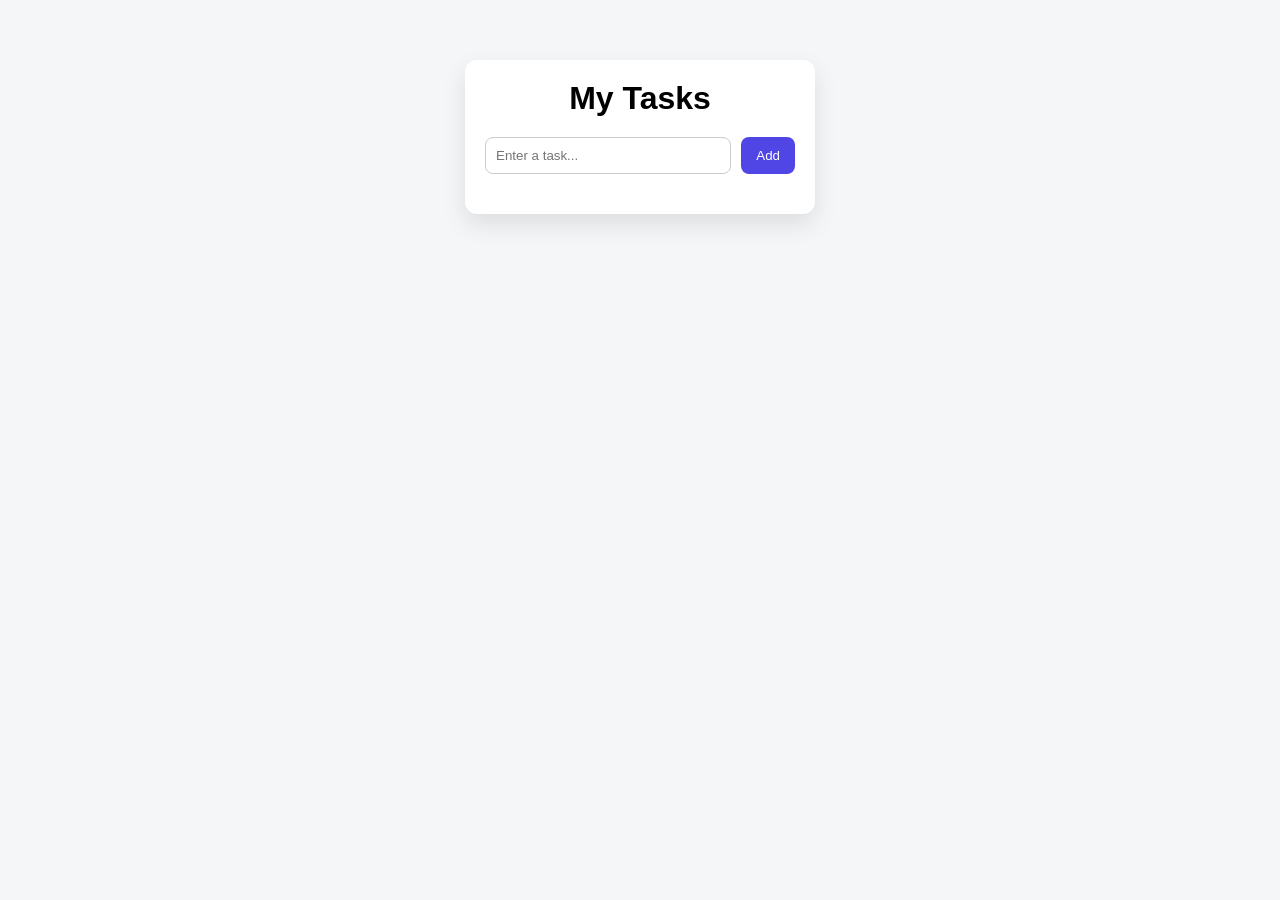
<file: index.html>
<!DOCTYPE html>
<html lang="en">
<head>
  <meta charset="UTF-8">
  <title>Task Manager</title>
    <style>
     * {
      box-sizing: border-box;
      margin: 0;
      padding: 0;
      font-family: Arial, sans-serif;
    }


body {
  background: #f4f6f8;
  display: flex;
  justify-content: center;
  align-items: flex-start;
  height: 100vh;
  padding-top: 60px;
}

.container {
  background: white;
  padding: 20px;
  border-radius: 12px;
  width: 350px;
  box-shadow: 0 10px 25px rgba(0,0,0,0.1);
}

h1 {
  text-align: center;
  margin-bottom: 20px;
}

.input-group {
  display: flex;
  gap: 10px;
  margin-bottom: 20px;
}

input {
  flex: 1;
  padding: 10px;
  border-radius: 8px;
  border: 1px solid #ccc;
  outline: none;
}

button {
  padding: 10px 15px;
  border: none;
  background: #4f46e5;
  color: white;
  border-radius: 8px;
  cursor: pointer;
  transition: 0.2s;
}

button:hover {
  background: #4338ca;
}

#taskdiv {
  display: flex;
  flex-direction: column;
  gap: 10px;
}

.task {
  display: flex;
  align-items: center;
  justify-content: space-between;
  background: #f9fafb;
  padding: 10px;
  border-radius: 8px;
  transition: 0.2s;
}

.task:hover {
  background: #eef2ff;
}

.task span {
  flex: 1;
  margin-left: 10px;
}

.completed span {
  text-decoration: line-through;
  color: gray;
}

.task button {
  background: #ef4444;
  padding: 5px 10px;
  font-size: 12px;
}

.task button:hover {
  background: #dc2626;
}

    </style>
</head>
<body>

  <div class="container">
    <h1>My Tasks</h1>

<div class="input-group">
  <input type="text" id="taskInput" placeholder="Enter a task...">
  <button onclick="addTask()">Add</button>
</div>

<div id="taskdiv"></div>

  </div>

</body>
<script>
 function addTask() {
      const taskInput = document.getElementById('taskInput');
      const taskText = taskInput.value.trim();
      if (taskText === '') return;

      const taskDiv = document.createElement('div');
      taskDiv.classList.add('task');

      const textSpan = document.createElement('span');
      textSpan.textContent = taskText;

      taskDiv.onclick = function() {
        this.classList.toggle('completed');
        Taskcheckbox.checked = this.classList.contains('completed');
      };

      deleteButton = document.createElement('button');
      deleteButton.textContent = 'Delete';
      deleteButton.type = 'button';

      deleteButton.onclick = function(e) {
        e.stopPropagation();
        this.parentElement.remove();
      };

      Taskcheckbox = document.createElement('input');
      Taskcheckbox.type = 'checkbox';

      Taskcheckbox.onclick = function(e) {
        e.stopPropagation();
        taskDiv.classList.toggle('completed');
        this.checked = taskDiv.classList.contains('completed');
      };

      taskDiv.appendChild(Taskcheckbox);
      taskDiv.appendChild(textSpan);
      taskDiv.appendChild(deleteButton);

      document.getElementById('taskdiv').appendChild(taskDiv);

      taskInput.value = '';
      taskInput.focus();
    }
</script>
</html>

</body>
</html>
</file>
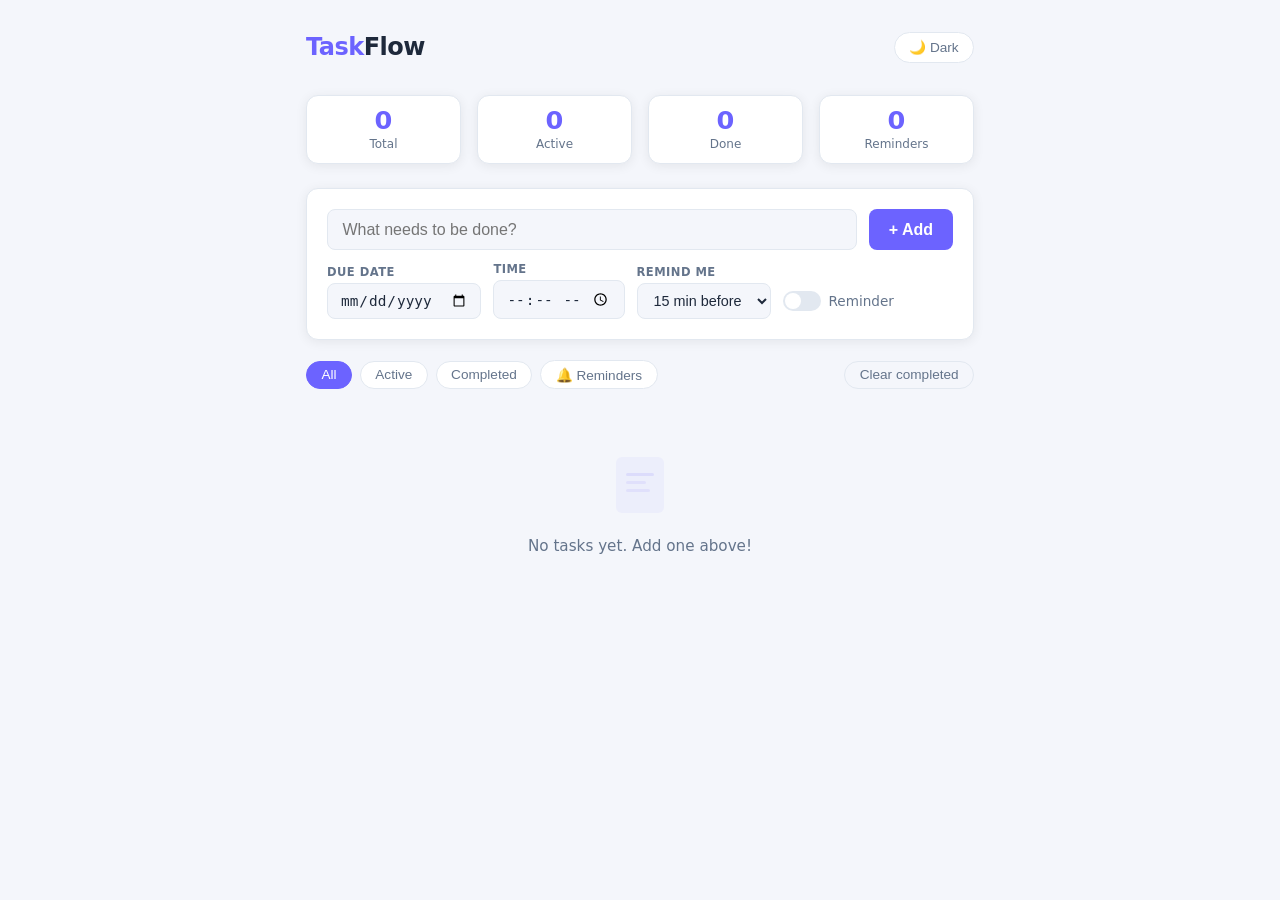
<file: Task-updated.html>
<!DOCTYPE html>
<html lang="en">
<head>
  <meta charset="UTF-8" />
  <meta name="viewport" content="width=device-width, initial-scale=1.0" />
  <title>TaskFlow — Task Manager </title>

  <!-- =====================================================
       STYLES
       ===================================================== -->
  <style>
    *, *::before, *::after { box-sizing: border-box; margin: 0; padding: 0; }

    :root {
      --bg:        #f4f6fb;
      --surface:   #ffffff;
      --border:    #e2e8f0;
      --accent:    #6c63ff;
      --accent-h:  #574fd6;
      --accent-lt: #ede9fe;
      --text:      #1e293b;
      --muted:     #64748b;
      --danger:    #ef4444;
      --danger-h:  #dc2626;
      --success:   #22c55e;
      --warn:      #f59e0b;
      --info:      #3b82f6;
      --radius:    12px;
      --shadow:    0 2px 12px rgba(0,0,0,.07);
      --transition: .2s ease;
    }
    body.dark {
      --bg:        #0f172a;
      --surface:   #1e293b;
      --border:    #334155;
      --accent:    #818cf8;
      --accent-h:  #6366f1;
      --accent-lt: #1e1b4b;
      --text:      #f1f5f9;
      --muted:     #94a3b8;
      --danger:    #f87171;
      --danger-h:  #ef4444;
      --success:   #4ade80;
      --warn:      #fbbf24;
      --info:      #60a5fa;
      --shadow:    0 2px 12px rgba(0,0,0,.35);
    }

    body {
      font-family: 'Segoe UI', system-ui, sans-serif;
      background: var(--bg);
      color: var(--text);
      min-height: 100vh;
      transition: background var(--transition), color var(--transition);
    }

    /* ── Layout ── */
    .container { max-width: 700px; margin: 0 auto; padding: 2rem 1rem 4rem; }

    /* ── Header ── */
    header {
      display: flex; align-items: center; justify-content: space-between;
      margin-bottom: 2rem;
    }
    .logo { font-size: 1.5rem; font-weight: 700; color: var(--accent); letter-spacing: -.5px; }
    .logo span { color: var(--text); }

    #darkToggle {
      background: var(--surface); border: 1.5px solid var(--border);
      border-radius: 99px; padding: .4rem .9rem; cursor: pointer;
      font-size: .85rem; color: var(--muted);
      transition: background var(--transition), color var(--transition);
    }
    #darkToggle:hover { background: var(--accent-lt); color: var(--accent); }

    /* ── Stats ── */
    .stats { display: flex; gap: 1rem; margin-bottom: 1.5rem; flex-wrap: wrap; }
    .stat-card {
      flex: 1; min-width: 80px; background: var(--surface);
      border: 1.5px solid var(--border); border-radius: var(--radius);
      padding: .75rem 1rem; text-align: center; box-shadow: var(--shadow);
      transition: background var(--transition);
    }
    .stat-card .num { font-size: 1.6rem; font-weight: 700; color: var(--accent); line-height: 1; }
    .stat-card .lbl { font-size: .75rem; color: var(--muted); margin-top: .25rem; }

    /* ── Input Card ── */
    .input-card {
      background: var(--surface); border: 1.5px solid var(--border);
      border-radius: var(--radius); padding: 1.25rem;
      box-shadow: var(--shadow); margin-bottom: 1.25rem;
      transition: background var(--transition);
    }

    /* Row 1 */
    .input-row-main { display: flex; gap: .75rem; margin-bottom: .75rem; }
    .input-row-main input {
      flex: 1; border: 1.5px solid var(--border); border-radius: 8px;
      padding: .65rem .9rem; font-size: 1rem; background: var(--bg);
      color: var(--text); outline: none; transition: border-color var(--transition);
    }
    .input-row-main input:focus { border-color: var(--accent); }

    #addBtn {
      background: var(--accent); color: #fff; border: none; border-radius: 8px;
      padding: .65rem 1.25rem; font-size: 1rem; font-weight: 600; cursor: pointer;
      white-space: nowrap; transition: background var(--transition), transform .1s;
    }
    #addBtn:hover  { background: var(--accent-h); }
    #addBtn:active { transform: scale(.97); }

    /* Row 2 */
    .input-row-meta { display: flex; gap: .75rem; flex-wrap: wrap; align-items: flex-end; }
    .meta-field { display: flex; flex-direction: column; gap: .25rem; }
    .meta-field label {
      font-size: .72rem; font-weight: 600; color: var(--muted);
      text-transform: uppercase; letter-spacing: .04em;
    }
    .meta-field input, .meta-field select {
      border: 1.5px solid var(--border); border-radius: 8px;
      padding: .5rem .75rem; font-size: .9rem; background: var(--bg);
      color: var(--text); outline: none; transition: border-color var(--transition);
    }
    .meta-field input:focus, .meta-field select:focus { border-color: var(--accent); }

    /* Reminder toggle pill */
    .reminder-toggle {
      display: flex; align-items: center; gap: .5rem;
      font-size: .85rem; color: var(--muted); cursor: pointer;
      user-select: none; padding-bottom: .5rem;
    }
    .reminder-toggle input[type="checkbox"] { display: none; }
    .toggle-pill {
      width: 38px; height: 20px; background: var(--border);
      border-radius: 99px; position: relative; transition: background var(--transition);
      flex-shrink: 0;
    }
    .toggle-pill::after {
      content: ''; position: absolute; top: 2px; left: 2px;
      width: 16px; height: 16px; border-radius: 50%; background: #fff;
      transition: transform var(--transition);
    }
    .reminder-toggle input:checked ~ .toggle-pill { background: var(--accent); }
    .reminder-toggle input:checked ~ .toggle-pill::after { transform: translateX(18px); }

    /* ── Permission Banner ── */
    #permBanner {
      display: none; background: #fef9c3; border: 1.5px solid #fde68a;
      border-radius: var(--radius); padding: .75rem 1rem; margin-bottom: 1rem;
      font-size: .88rem; color: #78350f; align-items: center; gap: .75rem;
    }
    body.dark #permBanner { background: #422006; border-color: #78350f; color: #fde68a; }
    #permBanner.show { display: flex; }
    #permBanner button {
      margin-left: auto; background: var(--warn); color: #fff; border: none;
      border-radius: 6px; padding: .3rem .75rem; cursor: pointer; font-size: .82rem;
      white-space: nowrap;
    }

    /* ── Filter Bar ── */
    .filter-bar {
      display: flex; gap: .5rem; margin-bottom: 1rem;
      flex-wrap: wrap; align-items: center;
    }
    .filter-bar button {
      border: 1.5px solid var(--border); background: var(--surface); color: var(--muted);
      border-radius: 99px; padding: .35rem .9rem; font-size: .85rem;
      cursor: pointer; transition: all var(--transition);
    }
    .filter-bar button.active, .filter-bar button:hover {
      background: var(--accent); border-color: var(--accent); color: #fff;
    }
    .filter-bar .spacer { flex: 1; }
    #clearDone {
      background: transparent; border: 1.5px solid var(--border); color: var(--muted);
      border-radius: 99px; padding: .35rem .9rem; font-size: .85rem;
      cursor: pointer; transition: all var(--transition);
    }
    #clearDone:hover { border-color: var(--danger); color: var(--danger); }

    /* ── Task List ── */
    #taskList { list-style: none; display: flex; flex-direction: column; gap: .6rem; }

    /* ── Empty State ── */
    .empty-state { text-align: center; padding: 3rem 1rem; color: var(--muted); font-size: .95rem; }
    .empty-state svg { margin-bottom: 1rem; opacity: .35; }

    /* ── Task Item ── */
    .task-item {
      background: var(--surface); border: 1.5px solid var(--border);
      border-radius: var(--radius); padding: .9rem 1rem;
      display: flex; align-items: flex-start; gap: .85rem;
      box-shadow: var(--shadow);
      transition: transform .15s, box-shadow .15s, border-color .15s, background var(--transition);
      animation: slideIn .2s ease;
    }
    @keyframes slideIn {
      from { opacity: 0; transform: translateY(-8px); }
      to   { opacity: 1; transform: translateY(0); }
    }
    .task-item:hover { transform: translateY(-2px); box-shadow: 0 6px 18px rgba(0,0,0,.1); }
    .task-item.completed { border-color: var(--success); opacity: .7; }
    .task-item.completed .task-text { text-decoration: line-through; color: var(--muted); }
    .task-item.has-reminder  { border-left: 3.5px solid var(--info); }
    .task-item.reminder-fired { border-left: 3.5px solid var(--warn); }

    /* Checkbox */
    .check-btn {
      width: 22px; height: 22px; min-width: 22px; border-radius: 50%;
      border: 2px solid var(--border); background: transparent; cursor: pointer;
      display: flex; align-items: center; justify-content: center;
      transition: all var(--transition); margin-top: 2px;
    }
    .check-btn:hover { border-color: var(--success); background: rgba(34,197,94,.1); }
    .task-item.completed .check-btn { background: var(--success); border-color: var(--success); }
    .check-btn svg { display: none; }
    .task-item.completed .check-btn svg { display: block; }

    /* Task body */
    .task-body { flex: 1; min-width: 0; }
    .task-text { font-size: .97rem; line-height: 1.4; word-break: break-word; }
    .task-meta { display: flex; align-items: center; gap: .45rem; margin-top: .4rem; flex-wrap: wrap; }

    /* Badges */
    .badge {
      font-size: .72rem; padding: .15rem .55rem; border-radius: 99px;
      font-weight: 600; display: inline-flex; align-items: center; gap: .2rem;
    }
    .badge-date           { background: var(--accent-lt); color: var(--accent); }
    .badge-date.overdue   { background: #fee2e2; color: var(--danger); }
    .badge-date.today     { background: #fef9c3; color: #92400e; }
    body.dark .badge-date.today { background: #422006; color: #fde68a; }
    .badge-time           { background: #dbeafe; color: #1d4ed8; }
    body.dark .badge-time { background: #1e3a5f; color: #93c5fd; }
    .badge-reminder       { background: #dcfce7; color: #15803d; }
    body.dark .badge-reminder { background: #14532d; color: #86efac; }
    .badge-reminder.fired { background: #fef9c3; color: #92400e; }
    body.dark .badge-reminder.fired { background: #422006; color: #fde68a; }

    /* Edit mode */
    .edit-input {
      border: 1.5px solid var(--accent); border-radius: 6px;
      padding: .35rem .6rem; font-size: .9rem;
      background: var(--bg); color: var(--text); outline: none;
    }
    .edit-row { display: flex; gap: .5rem; margin-top: .5rem; flex-wrap: wrap; align-items: center; }

    /* Action buttons */
    .task-actions { display: flex; gap: .4rem; margin-left: auto; }
    .icon-btn {
      background: transparent; border: none; cursor: pointer;
      border-radius: 6px; padding: .3rem .4rem; transition: background var(--transition);
    }
    .icon-btn:hover     { background: var(--bg); }
    .icon-btn.edit-btn  { color: var(--warn); }
    .icon-btn.del-btn   { color: var(--danger); }
    .icon-btn.save-btn  { color: var(--success); }

    /* ── Toast ── */
    #toast {
      position: fixed; bottom: 1.5rem; left: 50%;
      transform: translateX(-50%) translateY(80px);
      background: var(--text); color: var(--bg); border-radius: 99px;
      padding: .6rem 1.4rem; font-size: .9rem; font-weight: 500;
      box-shadow: 0 4px 20px rgba(0,0,0,.25); z-index: 9999;
      transition: transform .3s cubic-bezier(.34,1.56,.64,1);
      white-space: nowrap; pointer-events: none;
    }
    #toast.show { transform: translateX(-50%) translateY(0); }

    /* ── Responsive ── */
    @media (max-width: 520px) {
      .input-row-main { flex-wrap: wrap; }
      #addBtn { width: 100%; }
      .meta-field { flex: 1 1 calc(50% - .5rem); }
    }
  </style>
</head>

<body>
  <div class="container">

    <header>
      <div class="logo">Task<span>Flow</span></div>
      <button id="darkToggle" aria-label="Toggle dark mode">🌙 Dark</button>
    </header>

    <!-- Stats -->
    <div class="stats">
      <div class="stat-card"><div class="num" id="statTotal">0</div><div class="lbl">Total</div></div>
      <div class="stat-card"><div class="num" id="statActive">0</div><div class="lbl">Active</div></div>
      <div class="stat-card"><div class="num" id="statDone">0</div><div class="lbl">Done</div></div>
      <div class="stat-card"><div class="num" id="statReminders">0</div><div class="lbl">Reminders</div></div>
    </div>

    <!-- Notification permission banner -->
    <div id="permBanner">
      <span>🔔 Enable browser notifications to receive task reminders.</span>
      <button id="permBtn">Allow</button>
    </div>

    <!-- Add-task input -->
    <div class="input-card">
      <!-- Row 1: task text + add button -->
      <div class="input-row-main">
        <input type="text" id="taskInput" placeholder="What needs to be done?" maxlength="200" />
        <button id="addBtn">+ Add</button>
      </div>

      <!-- Row 2: date, time, remind-before, reminder toggle -->
      <div class="input-row-meta">
        <div class="meta-field">
          <label for="dueDate">Due date</label>
          <input type="date" id="dueDate" />
        </div>
        <div class="meta-field">
          <label for="dueTime">Time</label>
          <input type="time" id="dueTime" />
        </div>
        <div class="meta-field">
          <label for="remindBefore">Remind me</label>
          <select id="remindBefore">
            <option value="0">At due time</option>
            <option value="5">5 min before</option>
            <option value="10">10 min before</option>
            <option value="15" selected>15 min before</option>
            <option value="30">30 min before</option>
            <option value="60">1 hour before</option>
            <option value="1440">1 day before</option>
          </select>
        </div>
        <!-- Reminder on/off toggle -->
        <label class="reminder-toggle" title="Enable reminder for this task">
          <input type="checkbox" id="reminderOn" />
          <span class="toggle-pill"></span>
          Reminder
        </label>
      </div>
    </div>

    <!-- Filter bar -->
    <div class="filter-bar">
      <button class="active" data-filter="all">All</button>
      <button data-filter="active">Active</button>
      <button data-filter="completed">Completed</button>
      <button data-filter="reminders">🔔 Reminders</button>
      <span class="spacer"></span>
      <button id="clearDone">Clear completed</button>
    </div>

    <!-- Task list -->
    <ul id="taskList"></ul>

  </div>

  <!-- In-app toast -->
  <div id="toast"></div>

  <!-- =====================================================
       JAVASCRIPT
       ===================================================== -->
  <script>
    // ── State ────────────────────────────────────────────
    let tasks  = [];
    let filter = 'all';

    // Holds setTimeout handles keyed by task id, so we can cancel them
    const reminderTimers = {};

    // ── Persistence ──────────────────────────────────────
    function save() { localStorage.setItem('taskflow_tasks', JSON.stringify(tasks)); }
    function load() {
      const raw = localStorage.getItem('taskflow_tasks');
      tasks = raw ? JSON.parse(raw) : [];
    }

    // ── Utility helpers ───────────────────────────────────
    function uid()      { return Date.now().toString(36) + Math.random().toString(36).slice(2); }
    function todayStr() { return new Date().toISOString().split('T')[0]; }
    function escHtml(s) {
      return s.replace(/&/g,'&amp;').replace(/</g,'&lt;').replace(/>/g,'&gt;').replace(/"/g,'&quot;');
    }

    /** "Apr 8" from a YYYY-MM-DD string */
    function fmtDate(d) {
      if (!d) return '';
      const [y,m,day] = d.split('-').map(Number);
      return new Date(y, m-1, day).toLocaleDateString(undefined, { month:'short', day:'numeric' });
    }

    /** "3:00 PM" from a HH:MM string */
    function fmtTime(t) {
      if (!t) return '';
      const [h, m] = t.split(':').map(Number);
      const ampm   = h >= 12 ? 'PM' : 'AM';
      const hr     = h % 12 || 12;
      return `${hr}:${String(m).padStart(2,'0')} ${ampm}`;
    }

    /** CSS class for the date badge based on overdue / today / future */
    function dateBadgeClass(d) {
      if (!d) return '';
      if (d < todayStr()) return 'overdue';
      if (d === todayStr()) return 'today';
      return '';
    }

    /**
     * Calculate the exact moment a reminder should fire.
     * = due date+time minus the "remind before" offset in minutes.
     */
    function reminderFireTime(task) {
      if (!task.reminderOn || !task.due || !task.time) return null;
      const [y,mo,d]  = task.due.split('-').map(Number);
      const [h,mi]    = task.time.split(':').map(Number);
      const fireDate  = new Date(y, mo-1, d, h, mi, 0);
      fireDate.setMinutes(fireDate.getMinutes() - (task.remindBefore || 0));
      return fireDate;
    }

    /** Human-readable time-until string, e.g. "in 23 min" */
    function countdown(fireDate) {
      const diff = fireDate - Date.now();
      if (diff <= 0) return 'now';
      const totalSec = Math.round(diff / 1000);
      if (totalSec < 60)  return `in ${totalSec}s`;
      const mins = Math.round(totalSec / 60);
      if (mins  < 60)     return `in ${mins} min`;
      const hrs  = Math.round(mins / 60);
      if (hrs   < 24)     return `in ${hrs} hr`;
      const days = Math.round(hrs / 24);
      return `in ${days} day${days > 1 ? 's' : ''}`;
    }

    // ── Notifications ─────────────────────────────────────

    /** Show the permission banner if there are pending reminders and permission isn't granted */
    function checkPermBanner() {
      const hasPending = tasks.some(t => t.reminderOn && !t.completed && !t.reminderFired);
      const banner     = document.getElementById('permBanner');
      if (hasPending && Notification.permission === 'default') {
        banner.classList.add('show');
      } else {
        banner.classList.remove('show');
      }
    }

    document.getElementById('permBtn').addEventListener('click', () => {
      Notification.requestPermission().then(p => {
        if (p === 'granted') {
          document.getElementById('permBanner').classList.remove('show');
          scheduleAllReminders();
          showToast('Notifications enabled!');
        } else {
          showToast('Notifications blocked. Reminders will show in-app only.');
        }
      });
    });

    /** Pop a browser notification and in-app toast for a task */
    function fireNotification(task) {
      const title = `Reminder: ${task.text}`;
      const body  = task.due
        ? `Due ${fmtDate(task.due)}${task.time ? ' at ' + fmtTime(task.time) : ''}`
        : 'Your task is coming up!';

      // Browser push notification (if allowed)
      if (Notification.permission === 'granted') {
        new Notification(title, { body });
      }

      // Always show in-app toast
      showToast(`🔔 ${task.text}`);

      // Mark as fired so it doesn't re-trigger on next page load
      task.reminderFired = true;
      save();
      render();
    }

    /**
     * Schedule (or re-schedule) a single reminder via setTimeout.
     * Cancels any existing timer for this task first.
     */
    function scheduleReminder(task) {
      // Clear any previous timer for this task
      if (reminderTimers[task.id]) {
        clearTimeout(reminderTimers[task.id]);
        delete reminderTimers[task.id];
      }

      if (!task.reminderOn || task.completed || task.reminderFired) return;

      const fireAt = reminderFireTime(task);
      if (!fireAt) return;

      const delay = fireAt - Date.now();
      if (delay < 0) return; // due time already passed

      reminderTimers[task.id] = setTimeout(() => {
        // Look up freshest copy of the task from state
        const t = tasks.find(t => t.id === task.id);
        if (t && !t.completed && !t.reminderFired) fireNotification(t);
      }, delay);
    }

    /** Schedule reminders for all tasks (called on page load) */
    function scheduleAllReminders() { tasks.forEach(scheduleReminder); }

    // ── Toast ─────────────────────────────────────────────
    let toastTimer;
    function showToast(msg) {
      const el = document.getElementById('toast');
      el.textContent = msg;
      el.classList.add('show');
      clearTimeout(toastTimer);
      toastTimer = setTimeout(() => el.classList.remove('show'), 3500);
    }

    // ── Render ────────────────────────────────────────────

    function render() {
      const list = document.getElementById('taskList');
      list.innerHTML = '';

      // Apply active filter
      const visible = tasks.filter(t => {
        if (filter === 'active')    return !t.completed;
        if (filter === 'completed') return  t.completed;
        if (filter === 'reminders') return  t.reminderOn;
        return true;
      });

      if (visible.length === 0) {
        list.innerHTML = `
          <div class="empty-state">
            <svg width="64" height="64" viewBox="0 0 64 64" fill="none">
              <rect x="8" y="4" width="48" height="56" rx="6" fill="#6c63ff" opacity=".15"/>
              <rect x="18" y="20" width="28" height="3" rx="1.5" fill="#6c63ff" opacity=".4"/>
              <rect x="18" y="28" width="20" height="3" rx="1.5" fill="#6c63ff" opacity=".3"/>
              <rect x="18" y="36" width="24" height="3" rx="1.5" fill="#6c63ff" opacity=".3"/>
            </svg>
            <p>${
              filter === 'completed' ? 'No completed tasks yet.' :
              filter === 'active'    ? 'No active tasks — nice work!' :
              filter === 'reminders' ? 'No tasks with reminders set.' :
              'No tasks yet. Add one above!'
            }</p>
          </div>`;
      } else {
        visible.forEach(t => list.appendChild(createTaskEl(t)));
      }

      updateStats();
      checkPermBanner();
    }

    /** Build the <li> DOM node for one task */
    function createTaskEl(task) {
      const li     = document.createElement('li');
      const fireAt = reminderFireTime(task);

      // Compose class list
      let cls = 'task-item';
      if (task.completed) cls += ' completed';
      if (task.reminderOn && !task.completed) {
        cls += task.reminderFired ? ' reminder-fired' : ' has-reminder';
      }
      li.className   = cls;
      li.dataset.id  = task.id;

      // Date badge
      const dClass   = dateBadgeClass(task.due);
      const dateBadge = task.due
        ? `<span class="badge badge-date ${dClass}">${dClass==='overdue'?'⚠':'🗓'} ${fmtDate(task.due)}</span>`
        : '';

      // Time badge
      const timeBadge = task.time
        ? `<span class="badge badge-time">🕐 ${fmtTime(task.time)}</span>`
        : '';

      // Reminder badge — shows countdown or "Sent"
      let reminderBadge = '';
      if (task.reminderOn) {
        if (task.reminderFired) {
          reminderBadge = `<span class="badge badge-reminder fired">🔔 Sent</span>`;
        } else if (fireAt) {
          reminderBadge = `<span class="badge badge-reminder">🔔 ${countdown(fireAt)}</span>`;
        } else {
          reminderBadge = `<span class="badge badge-reminder">🔔 Set</span>`;
        }
      }

      li.innerHTML = `
        <!-- Complete toggle -->
        <button class="check-btn" title="Toggle complete" aria-label="Toggle complete">
          <svg width="12" height="12" viewBox="0 0 12 12" fill="none">
            <path d="M2 6l3 3 5-5" stroke="#fff" stroke-width="2" stroke-linecap="round" stroke-linejoin="round"/>
          </svg>
        </button>

        <!-- Body -->
        <div class="task-body">
          <div class="task-text">${escHtml(task.text)}</div>
          <div class="task-meta">${dateBadge}${timeBadge}${reminderBadge}</div>
        </div>

        <!-- Actions -->
        <div class="task-actions">
          <button class="icon-btn edit-btn" title="Edit" aria-label="Edit">
            <svg width="16" height="16" viewBox="0 0 24 24" fill="none" stroke="currentColor" stroke-width="2" stroke-linecap="round" stroke-linejoin="round">
              <path d="M11 4H4a2 2 0 0 0-2 2v14a2 2 0 0 0 2 2h14a2 2 0 0 0 2-2v-7"/>
              <path d="M18.5 2.5a2.121 2.121 0 0 1 3 3L12 15l-4 1 1-4 9.5-9.5z"/>
            </svg>
          </button>
          <button class="icon-btn del-btn" title="Delete" aria-label="Delete">
            <svg width="16" height="16" viewBox="0 0 24 24" fill="none" stroke="currentColor" stroke-width="2" stroke-linecap="round" stroke-linejoin="round">
              <polyline points="3 6 5 6 21 6"/>
              <path d="M19 6l-1 14H6L5 6"/>
              <path d="M10 11v6M14 11v6"/>
              <path d="M9 6V4h6v2"/>
            </svg>
          </button>
        </div>`;

      li.querySelector('.check-btn').addEventListener('click', () => toggleTask(task.id));
      li.querySelector('.del-btn').addEventListener('click',   () => deleteTask(task.id));
      li.querySelector('.edit-btn').addEventListener('click',  () => startEdit(task.id, li));

      return li;
    }

    /** Refresh the four stat counters */
    function updateStats() {
      const done      = tasks.filter(t =>  t.completed).length;
      const active    = tasks.filter(t => !t.completed).length;
      const reminders = tasks.filter(t =>  t.reminderOn && !t.completed && !t.reminderFired).length;
      document.getElementById('statTotal').textContent     = tasks.length;
      document.getElementById('statActive').textContent    = active;
      document.getElementById('statDone').textContent      = done;
      document.getElementById('statReminders').textContent = reminders;
    }

    // ── Task Actions ──────────────────────────────────────

    function addTask() {
      const input = document.getElementById('taskInput');
      const text  = input.value.trim();
      if (!text) {
        input.focus();
        input.style.borderColor = 'var(--danger)';
        setTimeout(() => input.style.borderColor = '', 900);
        return;
      }

      const due          = document.getElementById('dueDate').value;
      const time         = document.getElementById('dueTime').value;
      const remindBefore = parseInt(document.getElementById('remindBefore').value, 10);
      const reminderOn   = document.getElementById('reminderOn').checked;

      // Require both date AND time when a reminder is enabled
      if (reminderOn && (!due || !time)) {
        showToast('⚠ Please set both a date and a time to enable the reminder.');
        return;
      }

      const task = {
        id: uid(), text, completed: false,
        due, time, remindBefore, reminderOn, reminderFired: false
      };

      tasks.unshift(task);
      save();
      scheduleReminder(task);

      // Clear inputs
      input.value = '';
      document.getElementById('dueDate').value = '';
      document.getElementById('dueTime').value = '';
      document.getElementById('reminderOn').checked = false;

      render();
    }

    function toggleTask(id) {
      const t = tasks.find(t => t.id === id);
      if (!t) return;
      t.completed = !t.completed;
      // Cancel the timer when a task is marked done
      if (t.completed && reminderTimers[id]) {
        clearTimeout(reminderTimers[id]);
        delete reminderTimers[id];
      }
      save(); render();
    }

    function deleteTask(id) {
      if (reminderTimers[id]) { clearTimeout(reminderTimers[id]); delete reminderTimers[id]; }
      tasks = tasks.filter(t => t.id !== id);
      save(); render();
    }

    function clearCompleted() {
      tasks.filter(t => t.completed).forEach(t => {
        if (reminderTimers[t.id]) { clearTimeout(reminderTimers[t.id]); delete reminderTimers[t.id]; }
      });
      tasks = tasks.filter(t => !t.completed);
      save(); render();
    }

    // ── Inline Edit ───────────────────────────────────────

    function startEdit(id, li) {
      const task    = tasks.find(t => t.id === id);
      const body    = li.querySelector('.task-body');
      const actions = li.querySelector('.task-actions');

      // Replace the task display with edit controls
      body.innerHTML = `
        <input class="edit-input" id="et" style="width:100%;" value="${escHtml(task.text)}" maxlength="200" />
        <div class="edit-row">
          <input type="date" class="edit-input" id="ed"  value="${task.due  || ''}" />
          <input type="time" class="edit-input" id="eti" value="${task.time || ''}" />
          <select class="edit-input" id="erb">
            <option value="0"    ${(task.remindBefore||0)===0    ?'selected':''}>At due time</option>
            <option value="5"    ${task.remindBefore===5    ?'selected':''}>5 min before</option>
            <option value="10"   ${task.remindBefore===10   ?'selected':''}>10 min before</option>
            <option value="15"   ${task.remindBefore===15   ?'selected':''}>15 min before</option>
            <option value="30"   ${task.remindBefore===30   ?'selected':''}>30 min before</option>
            <option value="60"   ${task.remindBefore===60   ?'selected':''}>1 hr before</option>
            <option value="1440" ${task.remindBefore===1440 ?'selected':''}>1 day before</option>
          </select>
          <label class="reminder-toggle" style="padding-bottom:0;">
            <input type="checkbox" id="eron" ${task.reminderOn?'checked':''} />
            <span class="toggle-pill"></span>
            Reminder
          </label>
        </div>`;

      const etEl  = body.querySelector('#et');
      const edEl  = body.querySelector('#ed');
      const etiEl = body.querySelector('#eti');
      const erbEl = body.querySelector('#erb');
      const erOn  = body.querySelector('#eron');

      etEl.focus(); etEl.select();

      // Replace action buttons with a single save button
      actions.innerHTML = `
        <button class="icon-btn save-btn" title="Save" aria-label="Save">
          <svg width="16" height="16" viewBox="0 0 24 24" fill="none" stroke="currentColor" stroke-width="2.5" stroke-linecap="round" stroke-linejoin="round">
            <path d="M20 6L9 17l-5-5"/>
          </svg>
        </button>`;

      const doSave = () => saveEdit(id, etEl, edEl, etiEl, erbEl, erOn);
      actions.querySelector('.save-btn').addEventListener('click', doSave);
      etEl.addEventListener('keydown', e => {
        if (e.key === 'Enter')  doSave();
        if (e.key === 'Escape') render(); // cancel edit
      });
    }

    function saveEdit(id, textEl, dateEl, timeEl, rbEl, ronEl) {
      const text = textEl.value.trim();
      if (!text) return;

      const t = tasks.find(t => t.id === id);
      if (!t) return;

      t.text         = text;
      t.due          = dateEl.value;
      t.time         = timeEl.value;
      t.remindBefore = parseInt(rbEl.value, 10);
      t.reminderOn   = ronEl.checked;

      if (t.reminderOn && (!t.due || !t.time)) {
        showToast('⚠ Set a date and time to enable the reminder.');
        t.reminderOn = false;
      }

      // Reset fired flag so the new time triggers a fresh notification
      t.reminderFired = false;
      save();
      scheduleReminder(t);
      render();
    }

    // ── Event Wiring ──────────────────────────────────────

    document.getElementById('addBtn').addEventListener('click', addTask);
    document.getElementById('taskInput').addEventListener('keydown', e => {
      if (e.key === 'Enter') addTask();
    });

    document.querySelectorAll('.filter-bar [data-filter]').forEach(btn => {
      btn.addEventListener('click', () => {
        filter = btn.dataset.filter;
        document.querySelectorAll('.filter-bar [data-filter]').forEach(b => b.classList.remove('active'));
        btn.classList.add('active');
        render();
      });
    });

    document.getElementById('clearDone').addEventListener('click', clearCompleted);

    const darkBtn = document.getElementById('darkToggle');
    darkBtn.addEventListener('click', () => {
      document.body.classList.toggle('dark');
      const isDark = document.body.classList.contains('dark');
      darkBtn.textContent = isDark ? '☀️ Light' : '🌙 Dark';
      localStorage.setItem('taskflow_dark', isDark ? '1' : '0');
    });

    // Refresh countdown badges every 30 seconds so they stay accurate
    setInterval(render, 30_000);

    // ── Init ──────────────────────────────────────────────

    if (localStorage.getItem('taskflow_dark') === '1') {
      document.body.classList.add('dark');
      darkBtn.textContent = '☀️ Light';
    }

    load();
    render();
    scheduleAllReminders(); // re-arm any pending reminders from localStorage
  </script>
</body>
</html>
</file>
